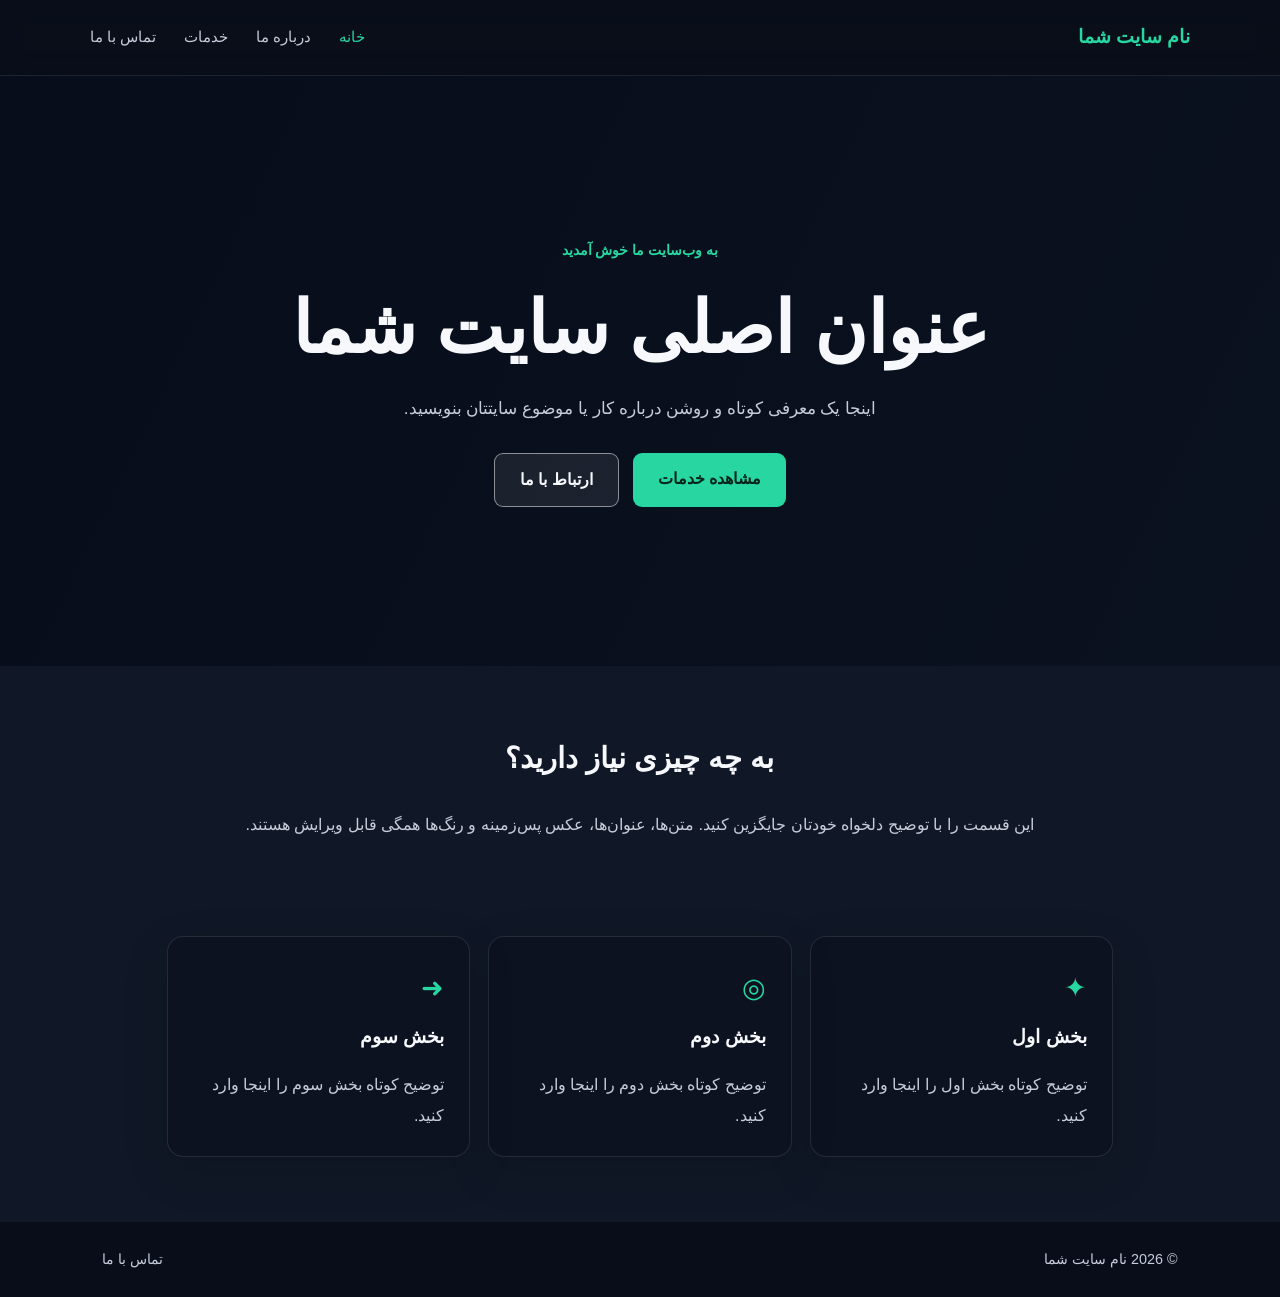
<file: index.html>
<!doctype html>
<html lang="fa" dir="rtl">
<head>
  <meta charset="utf-8">
  <meta name="viewport" content="width=device-width, initial-scale=1">
  <meta name="description" content="توضیح کوتاه درباره سایت خود را اینجا بنویسید.">
  <title>نام سایت شما</title>
  <link rel="stylesheet" href="style.css">
</head>
<body>
  <header class="site-header">
    <a class="brand" href="index.html">نام سایت شما</a>
    <button class="menu-toggle" aria-label="باز کردن منو" aria-expanded="false">☰</button>
    <nav class="nav">
      <a class="active" href="index.html">خانه</a>
      <a href="about.html">درباره ما</a>
      <a href="services.html">خدمات</a>
      <a href="contact.html">تماس با ما</a>
    </nav>
  </header>

  <main>
    <section class="hero">
      <div class="hero-content">
        <span class="eyebrow">به وب‌سایت ما خوش آمدید</span>
        <h1>عنوان اصلی سایت شما</h1>
        <p>اینجا یک معرفی کوتاه و روشن درباره کار یا موضوع سایتتان بنویسید.</p>
        <div class="actions">
          <a class="button button-primary" href="services.html">مشاهده خدمات</a>
          <a class="button button-ghost" href="contact.html">ارتباط با ما</a>
        </div>
      </div>
    </section>

    <section class="section intro">
      <h2>به چه چیزی نیاز دارید؟</h2>
      <p>این قسمت را با توضیح دلخواه خودتان جایگزین کنید. متن‌ها، عنوان‌ها، عکس پس‌زمینه و رنگ‌ها همگی قابل ویرایش هستند.</p>
    </section>

    <section class="section cards">
      <article class="info-card"><span class="card-icon">✦</span><h3>بخش اول</h3><p>توضیح کوتاه بخش اول را اینجا وارد کنید.</p></article>
      <article class="info-card"><span class="card-icon">◎</span><h3>بخش دوم</h3><p>توضیح کوتاه بخش دوم را اینجا وارد کنید.</p></article>
      <article class="info-card"><span class="card-icon">➜</span><h3>بخش سوم</h3><p>توضیح کوتاه بخش سوم را اینجا وارد کنید.</p></article>
    </section>
  </main>

  <footer class="footer"><span>© <span id="year"></span> نام سایت شما</span><a href="contact.html">تماس با ما</a></footer>
  <script src="script.js"></script>
</body>
</html>
</file>
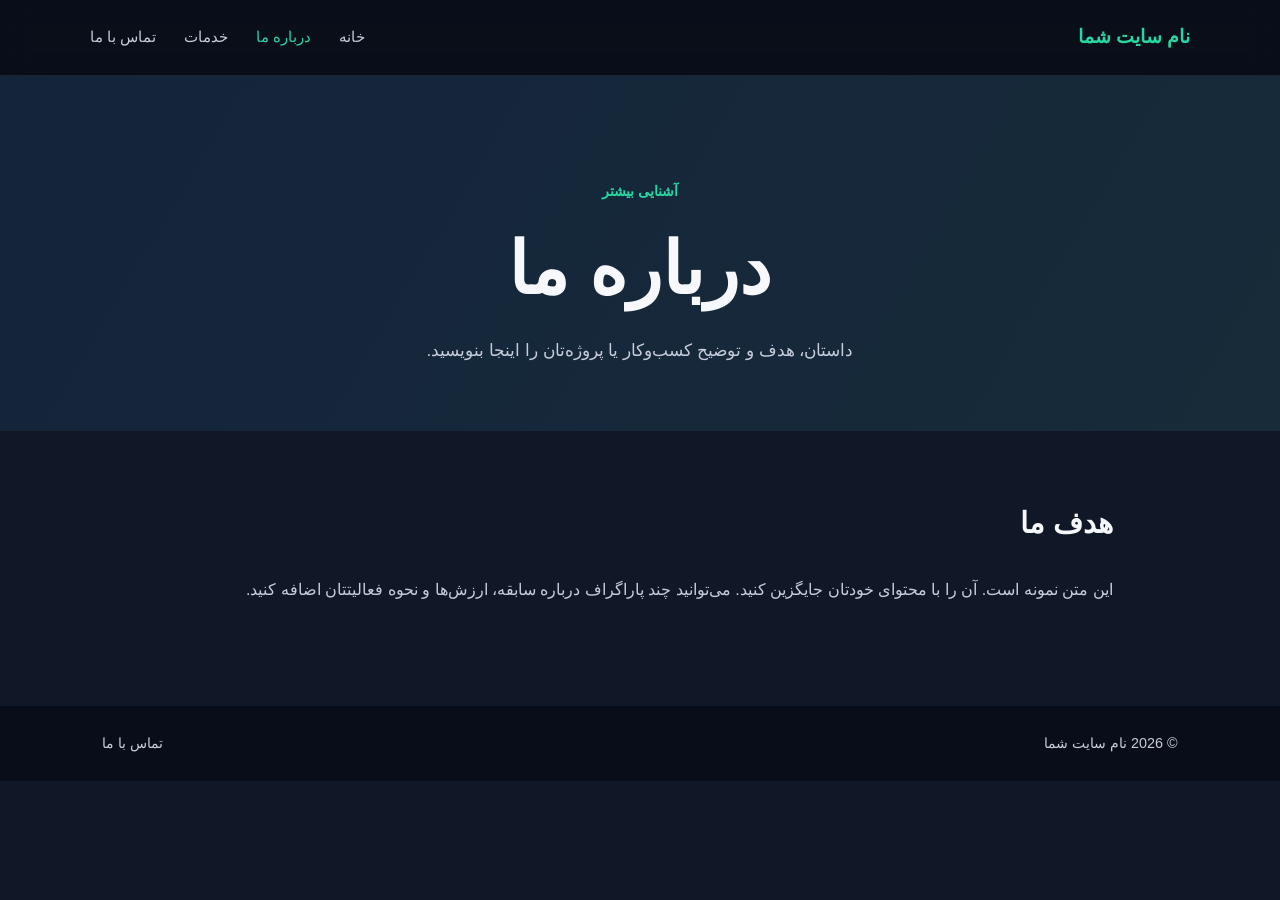
<file: about.html>
<!doctype html>
<html lang="fa" dir="rtl">
<head><meta charset="utf-8"><meta name="viewport" content="width=device-width, initial-scale=1"><title>درباره ما | نام سایت شما</title><link rel="stylesheet" href="style.css"></head>
<body>
<header class="site-header"><a class="brand" href="index.html">نام سایت شما</a><button class="menu-toggle" aria-label="باز کردن منو" aria-expanded="false">☰</button><nav class="nav"><a href="index.html">خانه</a><a class="active" href="about.html">درباره ما</a><a href="services.html">خدمات</a><a href="contact.html">تماس با ما</a></nav></header>
<main class="page-wrap"><section class="page-hero"><span class="eyebrow">آشنایی بیشتر</span><h1>درباره ما</h1><p>داستان، هدف و توضیح کسب‌وکار یا پروژه‌تان را اینجا بنویسید.</p></section><section class="section"><h2>هدف ما</h2><p>این متن نمونه است. آن را با محتوای خودتان جایگزین کنید. می‌توانید چند پاراگراف درباره سابقه، ارزش‌ها و نحوه فعالیتتان اضافه کنید.</p></section></main>
<footer class="footer"><span>© <span id="year"></span> نام سایت شما</span><a href="contact.html">تماس با ما</a></footer><script src="script.js"></script></body></html>
</file>
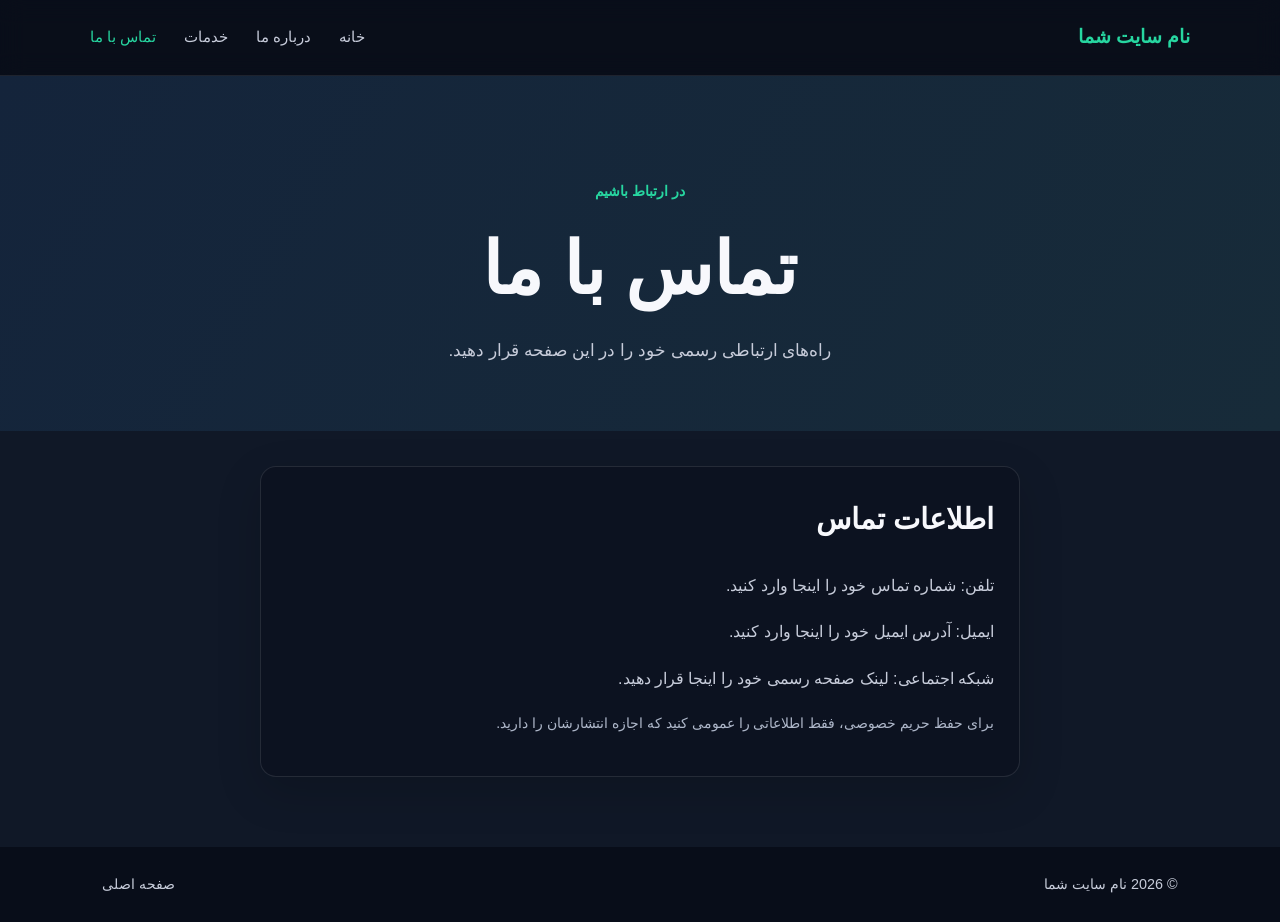
<file: contact.html>
<!doctype html>
<html lang="fa" dir="rtl">
<head><meta charset="utf-8"><meta name="viewport" content="width=device-width, initial-scale=1"><title>تماس با ما | نام سایت شما</title><link rel="stylesheet" href="style.css"></head>
<body>
<header class="site-header"><a class="brand" href="index.html">نام سایت شما</a><button class="menu-toggle" aria-label="باز کردن منو" aria-expanded="false">☰</button><nav class="nav"><a href="index.html">خانه</a><a href="about.html">درباره ما</a><a href="services.html">خدمات</a><a class="active" href="contact.html">تماس با ما</a></nav></header>
<main class="page-wrap"><section class="page-hero"><span class="eyebrow">در ارتباط باشیم</span><h1>تماس با ما</h1><p>راه‌های ارتباطی رسمی خود را در این صفحه قرار دهید.</p></section><section class="section contact-panel"><h2>اطلاعات تماس</h2><p>تلفن: شماره تماس خود را اینجا وارد کنید.</p><p>ایمیل: آدرس ایمیل خود را اینجا وارد کنید.</p><p>شبکه اجتماعی: لینک صفحه رسمی خود را اینجا قرار دهید.</p><p class="note">برای حفظ حریم خصوصی، فقط اطلاعاتی را عمومی کنید که اجازه انتشارشان را دارید.</p></section></main>
<footer class="footer"><span>© <span id="year"></span> نام سایت شما</span><a href="index.html">صفحه اصلی</a></footer><script src="script.js"></script></body></html>
</file>
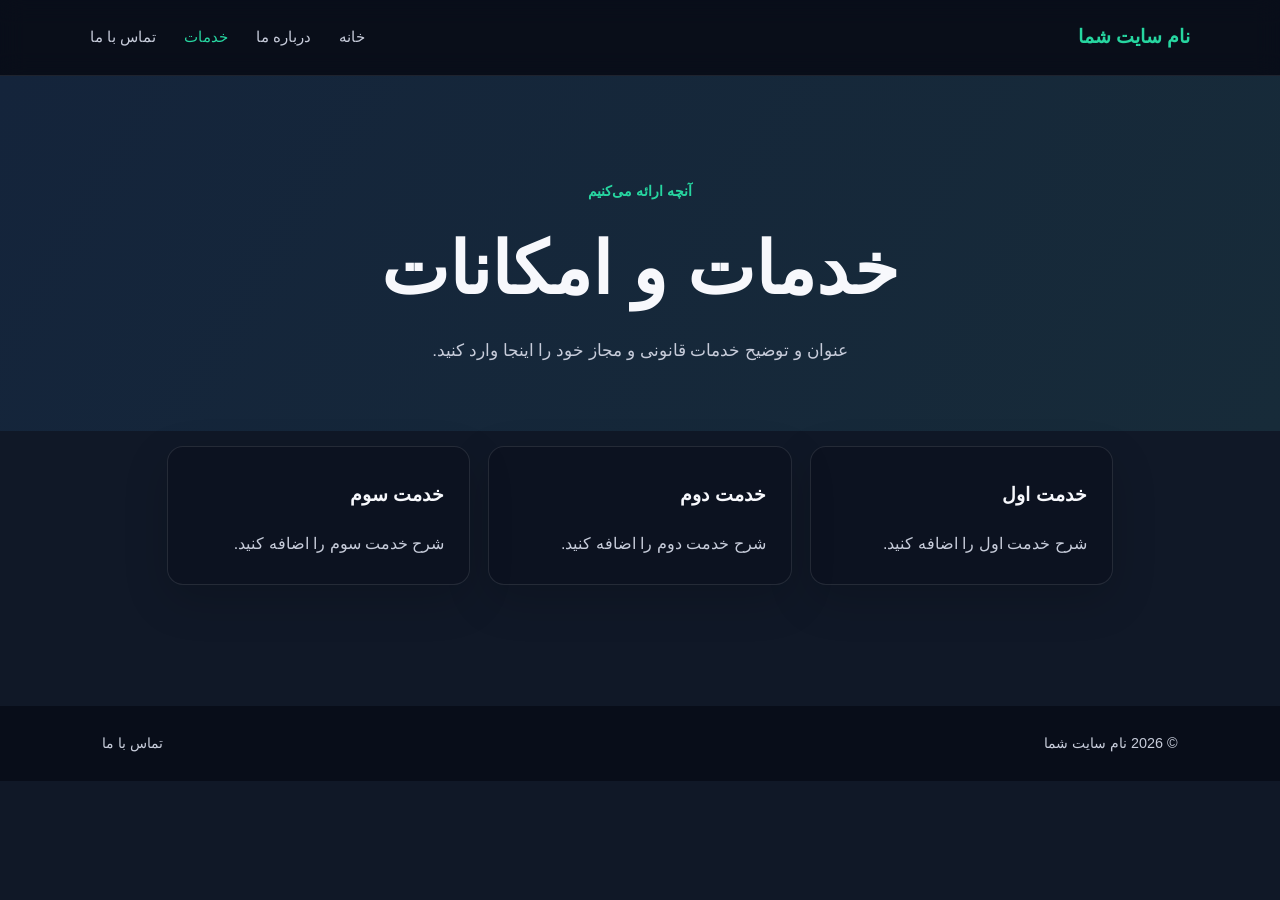
<file: services.html>
<!doctype html>
<html lang="fa" dir="rtl">
<head><meta charset="utf-8"><meta name="viewport" content="width=device-width, initial-scale=1"><title>خدمات | نام سایت شما</title><link rel="stylesheet" href="style.css"></head>
<body>
<header class="site-header"><a class="brand" href="index.html">نام سایت شما</a><button class="menu-toggle" aria-label="باز کردن منو" aria-expanded="false">☰</button><nav class="nav"><a href="index.html">خانه</a><a href="about.html">درباره ما</a><a class="active" href="services.html">خدمات</a><a href="contact.html">تماس با ما</a></nav></header>
<main class="page-wrap"><section class="page-hero"><span class="eyebrow">آنچه ارائه می‌کنیم</span><h1>خدمات و امکانات</h1><p>عنوان و توضیح خدمات قانونی و مجاز خود را اینجا وارد کنید.</p></section><section class="section cards"><article class="info-card"><h3>خدمت اول</h3><p>شرح خدمت اول را اضافه کنید.</p></article><article class="info-card"><h3>خدمت دوم</h3><p>شرح خدمت دوم را اضافه کنید.</p></article><article class="info-card"><h3>خدمت سوم</h3><p>شرح خدمت سوم را اضافه کنید.</p></article></section></main>
<footer class="footer"><span>© <span id="year"></span> نام سایت شما</span><a href="contact.html">تماس با ما</a></footer><script src="script.js"></script></body></html>
</file>
<file: style.css>
:root{--accent:#27d6a0;--blue:#3d8bff;--ink:#f7f8fc;--muted:#c7ccda;--panel:rgba(12,17,31,.72)}
*{box-sizing:border-box}html{scroll-behavior:smooth}body{margin:0;font-family:Tahoma,Arial,sans-serif;background:#101827;color:var(--ink);line-height:1.9}
a{color:inherit;text-decoration:none}.site-header{height:auto;min-height:76px;padding:14px 7%;display:flex;align-items:center;justify-content:space-between;gap:20px;background:rgba(8,13,25,.88);position:sticky;top:0;z-index:10;backdrop-filter:blur(12px);border-bottom:1px solid rgba(255,255,255,.09)}
.brand{font-size:1.2rem;font-weight:800;color:var(--accent)}.nav{display:flex;gap:28px;align-items:center}.nav a{color:var(--muted);font-size:.94rem}.nav a:hover,.nav a.active{color:var(--accent)}.menu-toggle{display:none;background:none;color:white;border:0;font-size:1.7rem}
.hero{min-height:590px;display:grid;place-items:center;text-align:center;padding:90px 7%;background:linear-gradient(115deg,rgba(6,12,25,.9),rgba(6,12,25,.55)),url('https://images.unsplash.com/photo-1519608487953-e999c86e7455?auto=format&fit=crop&w=1800&q=85') center/cover no-repeat}
.hero-content{max-width:760px}.eyebrow{color:var(--accent);font-size:.9rem;font-weight:bold}.hero h1,.page-hero h1{font-size:clamp(2.2rem,6vw,4.5rem);line-height:1.35;margin:15px 0}.hero p,.page-hero p{font-size:1.08rem;color:var(--muted);max-width:650px;margin:0 auto 28px}
.actions{display:flex;justify-content:center;gap:14px;flex-wrap:wrap}.button{padding:11px 25px;border-radius:9px;font-weight:bold;display:inline-block}.button-primary{background:var(--accent);color:#06251c}.button-ghost{border:1px solid rgba(255,255,255,.5);background:rgba(255,255,255,.08)}
.section{padding:65px 8%;max-width:1150px;margin:auto}.section h2{font-size:1.8rem;margin-top:0}.section p{color:var(--muted)}.intro{text-align:center}.cards{display:grid;grid-template-columns:repeat(3,1fr);gap:18px;padding-top:15px}.info-card,.contact-panel{background:var(--panel);border:1px solid rgba(255,255,255,.1);border-radius:16px;padding:25px;box-shadow:0 15px 45px rgba(0,0,0,.16)}.info-card h3{margin:5px 0}.info-card p{margin-bottom:0}.card-icon{font-size:1.7rem;color:var(--accent)}.page-wrap{min-height:70vh}.page-hero{text-align:center;padding:100px 7% 65px;background:linear-gradient(120deg,#14243b,#172b39)}.page-hero p{margin-bottom:0}.contact-panel{max-width:760px;margin:35px auto 70px}.note{font-size:.88rem;color:#aeb7c9!important}.footer{display:flex;justify-content:space-between;gap:15px;padding:24px 8%;background:#080d19;color:var(--muted);font-size:.9rem}
@media(max-width:760px){.site-header{padding:12px 5%;flex-wrap:wrap}.menu-toggle{display:block}.nav{display:none;flex-basis:100%;flex-direction:column;align-items:stretch;gap:0}.nav.open{display:flex}.nav a{padding:10px 0;border-top:1px solid rgba(255,255,255,.08)}.hero{min-height:540px;padding:70px 6%}.cards{grid-template-columns:1fr}.section{padding:45px 6%}.page-hero{padding:75px 6%}.footer{padding:20px 6%;flex-direction:column}}
</file>
